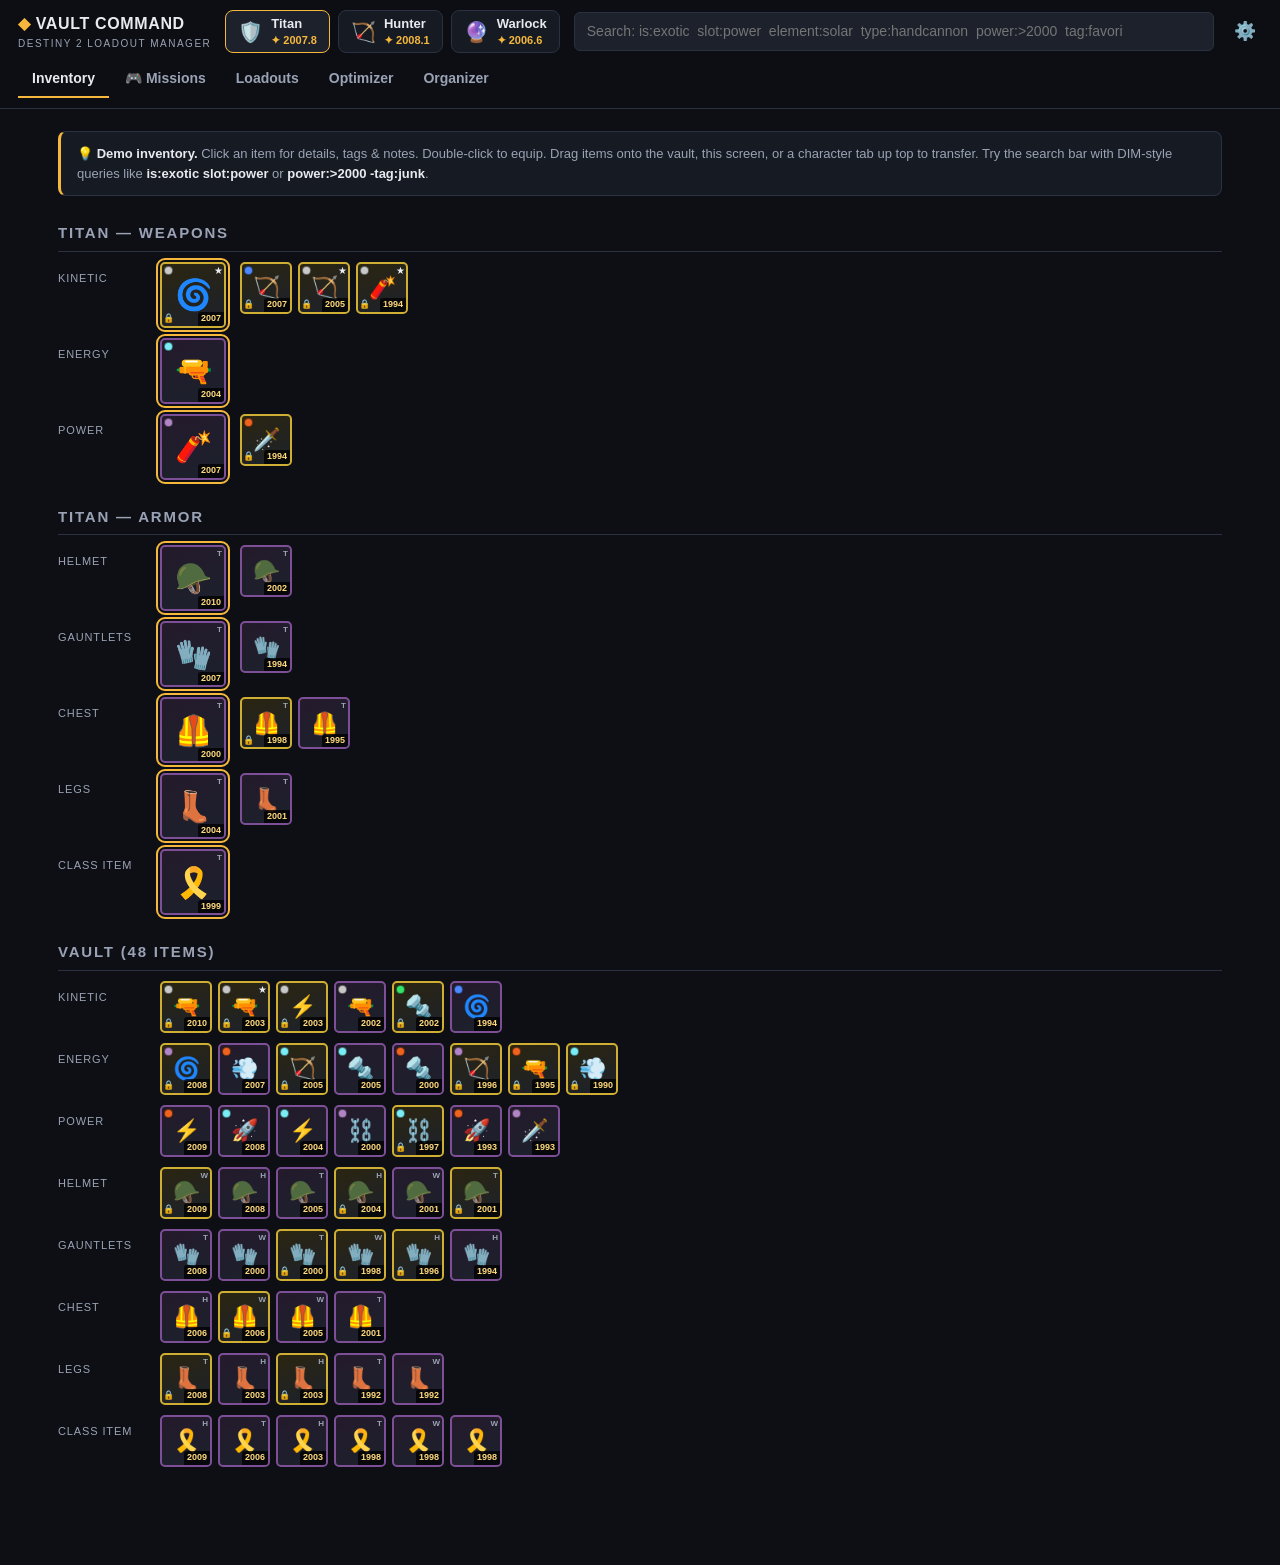
<file: index.html>
<!DOCTYPE html>
<html lang="en">
<head>
<meta charset="UTF-8">
<meta name="viewport" content="width=device-width, initial-scale=1.0">
<title>Vault Command — Destiny 2 Loadout Manager</title>
<style>
:root{
  --bg:#0d0f14; --panel:#161a22; --panel2:#1c212c; --line:#2a3140;
  --txt:#e8eaf0; --dim:#9aa3b5; --accent:#f5b83d; --good:#59d98c; --bad:#e5645f;
  --exotic:#ceae33; --legendary:#7c4f96; --rare:#5076a3;
}
*{box-sizing:border-box;margin:0;padding:0}
body{background:var(--bg);color:var(--txt);font:14px/1.5 -apple-system,BlinkMacSystemFont,"Segoe UI",Roboto,sans-serif;padding-bottom:80px}
button{font:inherit;color:inherit;background:none;border:none;cursor:pointer}
input,select,textarea{font:inherit;color:var(--txt);background:var(--panel2);border:1px solid var(--line);border-radius:6px;padding:6px 10px}
input:focus,select:focus,textarea:focus{outline:1px solid var(--accent)}
h2{font-size:15px;text-transform:uppercase;letter-spacing:.12em;color:var(--dim);margin:26px 0 10px;border-bottom:1px solid var(--line);padding-bottom:6px}
h3{font-size:14px;margin:14px 0 8px}
.btn{background:var(--panel2);border:1px solid var(--line);border-radius:6px;padding:7px 14px;font-weight:600}
.btn:hover{border-color:var(--accent)}
.btn.primary{background:var(--accent);color:#14100a;border-color:var(--accent)}
.btn.danger{border-color:#6b3a38;color:var(--bad)}
.btn.sm{padding:3px 9px;font-size:12px;font-weight:500}

/* header */
header{position:sticky;top:0;z-index:50;background:rgba(13,15,20,.95);backdrop-filter:blur(6px);border-bottom:1px solid var(--line);padding:10px 18px}
.hrow{display:flex;align-items:center;gap:14px;flex-wrap:wrap}
.brand{font-weight:800;font-size:16px;letter-spacing:.04em;white-space:nowrap}
.brand em{color:var(--accent);font-style:normal}
.brand small{display:block;font-size:10px;font-weight:500;color:var(--dim);letter-spacing:.15em;text-transform:uppercase}
#charTabs{display:flex;gap:8px}
.ctab{display:flex;align-items:center;gap:8px;background:var(--panel);border:1px solid var(--line);border-radius:8px;padding:5px 12px}
.ctab.active{border-color:var(--accent);background:var(--panel2)}
.ctab .em{font-size:20px}
.ctab .nm{font-weight:700;font-size:13px;text-align:left;line-height:1.2}
.ctab .pw{font-size:11px;color:var(--accent);font-weight:600}
.searchwrap{flex:1;min-width:220px;position:relative}
#searchBox{width:100%;padding:8px 90px 8px 12px}
#matchCount{position:absolute;right:10px;top:50%;transform:translateY(-50%);font-size:11px;color:var(--dim)}
nav{display:flex;gap:2px;margin-top:8px;overflow-x:auto}
nav .tab{padding:7px 14px;font-weight:600;color:var(--dim);border-bottom:2px solid transparent;white-space:nowrap}
nav .tab.active{color:var(--txt);border-color:var(--accent)}
.gear{font-size:18px;padding:6px}

main{max-width:1200px;margin:0 auto;padding:8px 18px}

/* item tiles */
.row{display:flex;gap:14px;align-items:flex-start;margin-bottom:10px}
.rowlabel{width:88px;flex-shrink:0;font-size:11px;color:var(--dim);text-transform:uppercase;letter-spacing:.08em;padding-top:8px}
.eqslot{flex-shrink:0}
.grid{display:flex;flex-wrap:wrap;gap:6px}
.item{position:relative;width:52px;height:52px;background:var(--panel2);border:2px solid var(--line);border-radius:5px;cursor:pointer;display:flex;align-items:center;justify-content:center;font-size:22px;user-select:none}
.item.big{width:66px;height:66px;font-size:30px}
.item:hover{transform:scale(1.06);z-index:2}
.item.t-Exotic{border-color:var(--exotic);background:linear-gradient(160deg,#2b2510,var(--panel2))}
.item.t-Legendary{border-color:var(--legendary);background:linear-gradient(160deg,#241a2c,var(--panel2))}
.item.t-Rare{border-color:var(--rare)}
.item.equipped{outline:2px solid var(--accent);outline-offset:2px}
.item.dimmed{opacity:.14;filter:grayscale(1)}
.item .pow{position:absolute;bottom:0;right:0;font-size:9px;font-weight:700;background:rgba(0,0,0,.75);padding:0 3px;border-radius:3px 0 3px 0;color:#ffd97a}
.item .el{position:absolute;top:2px;left:2px;width:9px;height:9px;border-radius:50%;border:1px solid rgba(0,0,0,.5)}
.item .tg{position:absolute;top:-1px;right:1px;font-size:10px}
.item .lk{position:absolute;bottom:0;left:1px;font-size:9px}
.item .cls{position:absolute;top:1px;right:2px;font-size:8px;font-weight:800;color:var(--dim)}
.emptyslot{width:66px;height:66px;border:2px dashed var(--line);border-radius:5px;display:flex;align-items:center;justify-content:center;color:var(--line);font-size:11px}
.dropzone.dragover{outline:2px dashed var(--accent);outline-offset:4px;border-radius:8px}

/* cards & chips */
.cards{display:grid;grid-template-columns:repeat(auto-fill,minmax(230px,1fr));gap:12px}
.card{background:var(--panel);border:1px solid var(--line);border-radius:10px;padding:14px}
.card.sel{border-color:var(--accent)}
.card h4{font-size:15px;display:flex;align-items:center;gap:8px}
.card .cat{font-size:10px;color:var(--dim);text-transform:uppercase;letter-spacing:.1em}
.card p{font-size:12px;color:var(--dim);margin:6px 0}
.chips{display:flex;flex-wrap:wrap;gap:5px;margin-top:8px}
.chip{font-size:10px;font-weight:600;padding:2px 8px;border-radius:20px;background:var(--panel2);border:1px solid var(--line);text-transform:uppercase;letter-spacing:.05em}
.chip.champ{border-color:#8a4b45;color:#f0a09b}
.chip.surge{border-color:#7a6a2e;color:#ffd97a}

/* stats */
.statrow{display:flex;align-items:center;gap:8px;margin:3px 0;font-size:12px}
.statrow .sn{width:80px;color:var(--dim)}
.statrow .bar{flex:1;height:8px;background:var(--panel2);border-radius:4px;overflow:hidden}
.statrow .bar i{display:block;height:100%;background:var(--accent)}
.statrow .sv{width:30px;text-align:right;font-weight:700}

/* overlay */
#overlay{position:fixed;inset:0;background:rgba(0,0,0,.68);display:none;align-items:flex-start;justify-content:center;z-index:100;overflow-y:auto;padding:40px 16px}
#overlay.show{display:flex}
.panel{background:var(--panel);border:1px solid var(--line);border-radius:12px;width:100%;max-width:460px;overflow:hidden}
.panel.wide{max-width:840px}
.phead{padding:14px 18px;border-bottom:1px solid var(--line)}
.phead.t-Exotic{background:linear-gradient(120deg,#3d3413,var(--panel))}
.phead.t-Legendary{background:linear-gradient(120deg,#31203d,var(--panel))}
.phead.t-Rare{background:linear-gradient(120deg,#1e2c3d,var(--panel))}
.phead h3{margin:0;font-size:18px}
.phead .sub{font-size:12px;color:var(--dim)}
.pbody{padding:16px 18px}
.actions{display:flex;flex-wrap:wrap;gap:8px;margin-top:14px}
.tagbtns{display:flex;gap:6px;margin-top:10px}
.tagbtns button{font-size:16px;padding:4px 8px;border:1px solid var(--line);border-radius:6px;opacity:.45}
.tagbtns button.on{opacity:1;border-color:var(--accent);background:var(--panel2)}
.perk{display:inline-block;font-size:11px;background:var(--panel2);border:1px solid var(--line);border-radius:12px;padding:2px 9px;margin:2px 3px 2px 0}

/* table */
table{width:100%;border-collapse:collapse;font-size:12px}
th,td{padding:6px 8px;text-align:left;border-bottom:1px solid var(--line)}
th{color:var(--dim);text-transform:uppercase;font-size:10px;letter-spacing:.08em;cursor:pointer;white-space:nowrap;user-select:none}
tr:hover td{background:var(--panel2)}
.tablewrap{overflow-x:auto;background:var(--panel);border:1px solid var(--line);border-radius:10px;padding:4px 10px 10px}
.bulkbar{display:flex;gap:8px;align-items:center;margin:10px 0;flex-wrap:wrap;font-size:12px;color:var(--dim)}

/* misc */
.banner{background:var(--panel);border:1px solid var(--line);border-left:3px solid var(--accent);border-radius:8px;padding:12px 16px;font-size:13px;color:var(--dim);margin:14px 0}
.banner b{color:var(--txt)}
#toast{position:fixed;bottom:22px;left:50%;transform:translateX(-50%);background:#242b38;border:1px solid var(--accent);padding:10px 20px;border-radius:8px;font-weight:600;display:none;z-index:200;max-width:90vw}
.flex{display:flex;gap:10px;align-items:center;flex-wrap:wrap}
.spread{justify-content:space-between}
.muted{color:var(--dim);font-size:12px}
.why{font-size:11px;color:var(--good);margin-top:3px}
.recblock{display:flex;gap:14px;align-items:flex-start;flex-wrap:wrap;margin-bottom:12px}
.recpick{width:150px}
.recpick .nm{font-size:12px;font-weight:700;margin-top:4px}
label.opt{display:flex;align-items:center;gap:8px;font-size:13px;margin:6px 0}
.field{margin:10px 0}
.field label{display:block;font-size:11px;color:var(--dim);text-transform:uppercase;letter-spacing:.08em;margin-bottom:4px}
.field select,.field input[type=text]{width:100%}
.tiers{display:flex;gap:4px;margin:8px 0}
.tierbox{background:var(--panel2);border:1px solid var(--line);border-radius:6px;padding:4px 8px;font-size:11px;text-align:center}
.tierbox b{display:block;font-size:15px;color:var(--accent)}
@media(max-width:640px){.rowlabel{width:58px;font-size:9px}.item{width:46px;height:46px;font-size:19px}.item.big,.emptyslot{width:56px;height:56px}}
</style>
</head>
<body>

<header>
  <div class="hrow">
    <div class="brand"><em>◆</em> VAULT COMMAND<small>Destiny 2 Loadout Manager</small></div>
    <div id="charTabs"></div>
    <div class="searchwrap">
      <input id="searchBox" type="text" placeholder='Search: is:exotic  slot:power  element:solar  type:handcannon  power:>2000  tag:favorite  -is:junk' autocomplete="off">
      <span id="matchCount"></span>
    </div>
    <button class="gear" data-act="settings" title="Settings">⚙️</button>
  </div>
  <nav id="navTabs"></nav>
</header>

<main id="view"></main>
<div id="overlay"></div>
<div id="toast"></div>
<input type="file" id="importFile" accept=".json" style="display:none">

<script>
'use strict';
/* ============================== constants ============================== */
const SLOTS=['kinetic','energy','power','helmet','gauntlets','chest','legs','classitem'];
const WEAPON_SLOTS=['kinetic','energy','power'];
const ARMOR_SLOTS=['helmet','gauntlets','chest','legs','classitem'];
const SLOT_LABEL={kinetic:'Kinetic',energy:'Energy',power:'Power',helmet:'Helmet',gauntlets:'Gauntlets',chest:'Chest',legs:'Legs',classitem:'Class Item'};
const STATS=['mobility','resilience','recovery','discipline','intellect','strength'];
const STAT_LABEL={mobility:'Mobility',resilience:'Resilience',recovery:'Recovery',discipline:'Discipline',intellect:'Intellect',strength:'Strength'};
const EL_COLOR={kinetic:'#c8c8c8',solar:'#f0631e',arc:'#7aecf3',void:'#b184c5',stasis:'#4d88ff',strand:'#35e366'};
const TAG_ICON={favorite:'★',keep:'🏷',infuse:'⚗',junk:'🗑',archive:'📦'};
const TYPE_ICON={'Hand Cannon':'🔫','Pulse Rifle':'🌀','Auto Rifle':'🔩','Scout Rifle':'🔭','Submachine Gun':'💨','Sidearm':'🔧','Bow':'🏹','Fusion Rifle':'☄️','Sniper Rifle':'🎯','Shotgun':'💥','Grenade Launcher':'🧨','Rocket Launcher':'🚀','Linear Fusion Rifle':'⚡','Machine Gun':'⛓️','Sword':'🗡️',helmet:'🪖',gauntlets:'🧤',chest:'🦺',legs:'👢',classitem:'🎗️'};
const CHAMPION_COUNTERS={barrier:['Auto Rifle','Pulse Rifle','Linear Fusion Rifle'],unstoppable:['Hand Cannon','Grenade Launcher','Scout Rifle'],overload:['Submachine Gun','Bow','Machine Gun']};
const ROLES={
 'boss-dps':{types:['Rocket Launcher','Linear Fusion Rifle','Grenade Launcher','Sword'],label:'Strong boss damage'},
 'add-clear':{types:['Machine Gun','Auto Rifle','Submachine Gun','Grenade Launcher','Bow'],label:'Excellent add clear'},
 'duel':{types:['Hand Cannon','Pulse Rifle','Submachine Gun','Auto Rifle','Sidearm'],label:'Strong in duels'},
 'pvp-heavy':{types:['Rocket Launcher','Sword','Machine Gun'],label:'High-value PvP heavy'},
 'ranged':{types:['Scout Rifle','Bow','Pulse Rifle','Linear Fusion Rifle'],label:'Safe damage at range'},
 'invader':{types:['Linear Fusion Rifle','Sniper Rifle','Rocket Launcher'],label:'Counters invaders / bank pushes'}
};
const CHARS=[
 {id:'c_titan',cls:'titan',name:'Titan',em:'🛡️'},
 {id:'c_hunter',cls:'hunter',name:'Hunter',em:'🏹'},
 {id:'c_warlock',cls:'warlock',name:'Warlock',em:'🔮'}
];
const ACTIVITIES=[
 {id:'vanguard',name:'Vanguard Ops',icon:'🎯',cat:'PvE · Playlist',desc:'Standard strike playlist. Speed and add clear win — bring your favorite blasters.',surges:['arc','solar'],champions:[],statW:{resilience:2,recovery:2,discipline:2,mobility:0,intellect:1,strength:1},roles:{energy:'add-clear',power:'add-clear'},focus:'Fast add clear & ability uptime'},
 {id:'nightfall',name:'Nightfall',icon:'💀',cat:'PvE · Endgame',desc:'Champions, modifiers and real damage. Match the surge and bring champion counters.',surges:['solar','void'],champions:['barrier','unstoppable'],statW:{resilience:3,recovery:2,discipline:1,mobility:0,intellect:1,strength:0},roles:{power:'boss-dps'},focus:'Survivability + champion control'},
 {id:'gm',name:'Grandmaster Nightfall',icon:'☠️',cat:'PvE · Pinnacle',desc:'Contest power, all champion types, instant deaths. Range and resilience are everything.',surges:['arc'],champions:['barrier','unstoppable','overload'],statW:{resilience:3,recovery:3,discipline:1,mobility:0,intellect:1,strength:0},roles:{kinetic:'ranged',power:'boss-dps'},focus:'Play at range, counter every champion'},
 {id:'raid',name:'Raid',icon:'🏛️',cat:'PvE · 6-player',desc:'Encounter mechanics and DPS phases. Heavy boss damage plus reliable add clear.',surges:[],champions:[],statW:{resilience:3,recovery:2,discipline:1,mobility:0,intellect:2,strength:0},roles:{power:'boss-dps',energy:'add-clear'},focus:'Boss DPS phases + super uptime'},
 {id:'dungeon',name:'Dungeon',icon:'🕳️',cat:'PvE · 3-player',desc:'Long solo-able encounters. Self-sufficiency, sustained DPS and recovery.',surges:[],champions:[],statW:{resilience:3,recovery:3,discipline:1,mobility:0,intellect:1,strength:0},roles:{power:'boss-dps',kinetic:'ranged'},focus:'Self-sufficiency & sustained DPS'},
 {id:'lostsector',name:'Expert Lost Sector',icon:'🧭',cat:'PvE · Solo',desc:'Solo champion hunting for exotics. Counter both champion types or wipe.',surges:['void'],champions:['barrier','overload'],statW:{resilience:3,recovery:3,discipline:1,mobility:0,intellect:0,strength:0},roles:{power:'boss-dps'},focus:'Solo survivability + champion counters'},
 {id:'onslaught',name:'Onslaught',icon:'🏰',cat:'PvE · Horde',desc:'50 waves of everything. Add clear above all, heavy for demolitions.',surges:['strand','arc'],champions:['unstoppable','overload'],statW:{resilience:2,recovery:2,discipline:3,mobility:0,intellect:1,strength:1},roles:{energy:'add-clear',power:'add-clear',kinetic:'add-clear'},focus:'Endless add clear & grenade uptime'},
 {id:'gambit',name:'Gambit',icon:'🐍',cat:'PvE/PvP · Hybrid',desc:'Bank motes, burn bosses, delete invaders. One gun for adds, one for players.',surges:[],champions:[],statW:{resilience:2,recovery:2,discipline:2,mobility:1,intellect:1,strength:0},roles:{energy:'add-clear',power:'invader',kinetic:'ranged'},focus:'Add clear + invader counter'},
 {id:'crucible',name:'Crucible',icon:'⚔️',cat:'PvP · Playlist',desc:'Player duels. TTK, handling and neutral game — leave the raid gear at home.',surges:[],champions:[],pvp:true,statW:{mobility:2,resilience:2,recovery:3,discipline:1,intellect:2,strength:0},roles:{kinetic:'duel',energy:'duel',power:'pvp-heavy'},focus:'Dueling weapons & fast recovery'},
 {id:'trials',name:'Trials of Osiris',icon:'🏆',cat:'PvP · Pinnacle',desc:'Sweaty 3v3 elimination. Your absolute best dueling kit, no experiments.',surges:[],champions:[],pvp:true,statW:{mobility:2,resilience:3,recovery:3,discipline:1,intellect:2,strength:0},roles:{kinetic:'duel',energy:'duel',power:'pvp-heavy'},focus:'Peak dueling loadout'}
];

/* ============================== demo data ============================== */
const ri=n=>Math.floor(Math.random()*n);
const pick=a=>a[ri(a.length)];
let _seq=1; const uid=()=>'i'+(_seq++)+'_'+Date.now().toString(36);

const WEAPON_DEFS=[
 // name, type, slot, element, tier, intrinsic champion counter
 ['Ace of Spades','Hand Cannon','kinetic','kinetic','Exotic',null],
 ['Fatebringer (Timelost)','Hand Cannon','kinetic','kinetic','Legendary',null],
 ['Midnight Coup','Hand Cannon','kinetic','kinetic','Legendary',null],
 ['Outbreak Perfected','Pulse Rifle','kinetic','kinetic','Exotic',null],
 ['The Messenger','Pulse Rifle','kinetic','kinetic','Legendary',null],
 ['Hung Jury SR4','Scout Rifle','kinetic','kinetic','Legendary',null],
 ['Wish-Ender','Bow','kinetic','kinetic','Exotic','barrier'],
 ['Witherhoard','Grenade Launcher','kinetic','kinetic','Exotic',null],
 ['Malfeasance','Hand Cannon','kinetic','kinetic','Exotic','unstoppable'],
 ['Arbalest','Linear Fusion Rifle','kinetic','kinetic','Exotic','barrier'],
 ['The Immortal','Submachine Gun','kinetic','strand','Legendary',null],
 ['Quicksilver Storm','Auto Rifle','kinetic','strand','Exotic',null],
 ['Verglas Curve','Bow','kinetic','stasis','Exotic',null],
 ['Syncopation-53','Pulse Rifle','kinetic','stasis','Legendary',null],
 ['Sunshot','Hand Cannon','energy','solar','Exotic',null],
 ['Riskrunner','Submachine Gun','energy','arc','Exotic',null],
 ['Trinity Ghoul','Bow','energy','arc','Exotic',null],
 ['Graviton Lance','Pulse Rifle','energy','void','Exotic',null],
 ['Le Monarque','Bow','energy','void','Exotic','overload'],
 ['Calus Mini-Tool','Submachine Gun','energy','solar','Legendary',null],
 ['IKELOS_SMG_v1.0.3','Submachine Gun','energy','arc','Legendary',null],
 ['Funnelweb','Submachine Gun','energy','void','Legendary',null],
 ['Forbearance','Grenade Launcher','energy','arc','Legendary',null],
 ['Ammit AR2','Auto Rifle','energy','solar','Legendary',null],
 ['Ros Arago IV','Auto Rifle','energy','arc','Legendary',null],
 ['Nation of Beasts','Hand Cannon','energy','arc','Legendary',null],
 ["Zealot's Reward",'Fusion Rifle','energy','void','Legendary',null],
 ['Gjallarhorn','Rocket Launcher','power','solar','Exotic',null],
 ['Apex Predator','Rocket Launcher','power','solar','Legendary',null],
 ['The Hothead','Rocket Launcher','power','arc','Legendary',null],
 ['Cataclysmic','Linear Fusion Rifle','power','solar','Legendary',null],
 ['Stormchaser','Linear Fusion Rifle','power','arc','Legendary',null],
 ['Taipan-4fr','Linear Fusion Rifle','power','void','Legendary',null],
 ['Thunderlord','Machine Gun','power','arc','Exotic',null],
 ['Commemoration','Machine Gun','power','void','Legendary',null],
 ['Retrofit Escapade','Machine Gun','power','void','Legendary',null],
 ['Falling Guillotine','Sword','power','void','Legendary',null],
 ['The Lament','Sword','power','solar','Exotic','barrier'],
 ['Regnant','Grenade Launcher','power','void','Legendary',null],
 ['Parasite','Grenade Launcher','power','strand','Exotic',null]
];
const PERKS=['Outlaw','Rampage','Kill Clip','Feeding Frenzy','Firefly','Explosive Payload','Rapid Hit','Frenzy','Demolitionist','Voltshot','Incandescent','Destabilizing Rounds','Bait and Switch','Vorpal Weapon','Envious Assassin','Reconstruction',"Fourth Time's the Charm",'Auto-Loading Holster','Subsistence','One for All'];
const MWS=['Range MW','Stability MW','Handling MW','Reload MW','Charge Time MW','Velocity MW'];
const ARMOR_SETS={
 titan:{sets:['Wild Hunt','Iron Truage','Prodigal Colossus','Crystocrene'],suffix:{helmet:'Helm',gauntlets:'Gauntlets',chest:'Plate',legs:'Greaves',classitem:'Mark'}},
 hunter:{sets:['Wild Hunt','Iron Fellowship','Prodigal Shade','Crystocrene'],suffix:{helmet:'Mask',gauntlets:'Grips',chest:'Vest',legs:'Strides',classitem:'Cloak'}},
 warlock:{sets:['Wild Hunt','Iron Remembrance','Prodigal Sage','Crystocrene'],suffix:{helmet:'Hood',gauntlets:'Gloves',chest:'Robes',legs:'Boots',classitem:'Bond'}}
};
const EXOTIC_ARMOR=[
 ['Loreley Splendor Helm','titan','helmet',['resilience','recovery']],
 ['Synthoceps','titan','gauntlets',['strength','resilience']],
 ['Heart of Inmost Light','titan','chest',['resilience','discipline']],
 ['Dunemarchers','titan','legs',['mobility','strength']],
 ["Assassin's Cowl",'hunter','helmet',['mobility','recovery']],
 ["Liar's Handshake",'hunter','gauntlets',['strength','mobility']],
 ["Gyrfalcon's Hauberk",'hunter','chest',['recovery','mobility']],
 ['Star-Eater Scales','hunter','legs',['intellect','mobility']],
 ['Crown of Tempests','warlock','helmet',['intellect','recovery']],
 ['Sunbracers','warlock','gauntlets',['strength','recovery']],
 ['Phoenix Protocol','warlock','chest',['intellect','recovery']],
 ['Transversive Steps','warlock','legs',['mobility','discipline']]
];
function genStats(spikes){
 const s={}; STATS.forEach(k=>s[k]=2+ri(9));
 spikes.forEach(k=>s[k]+=12+ri(11));
 return s;
}
function genDemo(){
 const items=[];
 const owners=['c_titan','c_hunter','c_warlock','vault','vault'];
 WEAPON_DEFS.forEach(def=>{
  const name=def[0],type=def[1],slot=def[2],element=def[3],tier=def[4],champ=def[5];
  items.push({id:uid(),name:name,itemType:'weapon',type:type,slot:slot,element:element,tier:tier,champ:champ,power:1990+ri(21),
   perks:[pick(PERKS),pick(PERKS)],mw:pick(MWS),owner:pick(owners),equipped:false,locked:tier==='Exotic',tag:null,notes:''});
 });
 CHARS.forEach(c=>{
  const cfg=ARMOR_SETS[c.cls];
  ARMOR_SLOTS.forEach(slot=>{
   for(let n=0;n<3;n++){
    const set=cfg.sets[(n+ri(2))%cfg.sets.length];
    items.push({id:uid(),name:set+' '+cfg.suffix[slot],itemType:'armor',type:SLOT_LABEL[slot],slot:slot,tier:'Legendary',
     classType:c.cls,power:1990+ri(21),stats:slot==='classitem'?null:genStats([pick(STATS),pick(STATS)]),
     owner:n===0?c.id:(n===1?pick([c.id,'vault']):'vault'),equipped:false,locked:false,tag:null,notes:''});
   }
  });
 });
 EXOTIC_ARMOR.forEach(def=>{
  const name=def[0],cls=def[1],slot=def[2],spikes=def[3];
  items.push({id:uid(),name:name,itemType:'armor',type:SLOT_LABEL[slot],slot:slot,tier:'Exotic',classType:cls,
   power:1995+ri(16),stats:genStats(spikes),owner:pick(['c_'+cls,'vault']),
   equipped:false,locked:true,tag:null,notes:''});
 });
 // guarantee every character can equip every slot
 CHARS.forEach(c=>{
  SLOTS.forEach(slot=>{
   const mine=items.filter(i=>i.slot===slot&&i.owner===c.id&&(i.itemType==='weapon'||i.classType===c.cls));
   if(!mine.length){
    const cand=items.find(i=>i.slot===slot&&i.owner==='vault'&&(i.itemType==='weapon'||i.classType===c.cls));
    if(cand){cand.owner=c.id;mine.push(cand);}
   }
   // prefer non-exotics for starting gear so the one-exotic rule holds
   if(mine.length){mine.sort((a,b)=>((a.tier==='Exotic')-(b.tier==='Exotic'))||b.power-a.power);mine[0].equipped=true;}
  });
 });
 // a few starter tags
 items.filter(i=>i.tier==='Exotic').slice(0,4).forEach(i=>i.tag='favorite');
 return items;
}

/* ============================== state ============================== */
const LS='vaultCommand.v1';
let state;
function save(){
 localStorage.setItem(LS,JSON.stringify({items:state.items,loadouts:state.loadouts,settings:state.settings,activeChar:state.activeChar}));
}
function initState(){
 state={items:[],loadouts:[],settings:{sort:'power',autoApply:false},activeChar:'c_titan',view:'inventory',q:'',
  selectedActivity:null,optWeights:{mobility:0,resilience:3,recovery:2,discipline:1,intellect:0,strength:0},
  optExotic:'',optResult:null,orgSel:new Set(),orgSort:{key:'power',dir:-1}};
 let saved=null;
 try{saved=JSON.parse(localStorage.getItem(LS));}catch(e){}
 if(saved&&Array.isArray(saved.items)&&saved.items.length){
  state.items=saved.items; state.loadouts=saved.loadouts||[];
  Object.assign(state.settings,saved.settings||{});
  state.activeChar=saved.activeChar||'c_titan';
 }else{
  state.items=genDemo(); save();
 }
}
const item=id=>state.items.find(i=>i.id===id);
const getChar=id=>CHARS.find(c=>c.id===id);
const cap=s=>s?s.charAt(0).toUpperCase()+s.slice(1):'';
const esc=s=>String(s==null?'':s).replace(/&/g,'&amp;').replace(/</g,'&lt;').replace(/>/g,'&gt;').replace(/"/g,'&quot;');

/* ============================== search language ============================== */
function tokenPred(t){
 const m=t.match(/^([a-z]+):(.+)$/);
 if(!m){
  return i=>((i.name+' '+i.type+' '+(i.perks||[]).join(' ')+' '+(i.notes||'')).toLowerCase().includes(t));
 }
 const k=m[1],v=m[2];
 switch(k){
  case 'is':
   switch(v){
    case 'weapon':return i=>i.itemType==='weapon';
    case 'armor':return i=>i.itemType==='armor';
    case 'exotic':return i=>i.tier==='Exotic';
    case 'legendary':return i=>i.tier==='Legendary';
    case 'rare':return i=>i.tier==='Rare';
    case 'locked':return i=>!!i.locked;
    case 'equipped':return i=>!!i.equipped;
    case 'tagged':return i=>!!i.tag;
    default:return function(){return false;};
   }
  case 'slot':return i=>i.slot===v;
  case 'type':return i=>i.type.toLowerCase().replace(/\s+/g,'')===v.replace(/\s+/g,'');
  case 'element':return i=>i.element===v;
  case 'class':return i=>i.classType===v;
  case 'tag':return v==='none'?(i=>!i.tag):(i=>i.tag===v);
  case 'perk':return i=>(i.perks||[]).join(' ').toLowerCase().includes(v);
  case 'name':return i=>i.name.toLowerCase().includes(v);
  case 'owner':{
   const map={vault:'vault',titan:'c_titan',hunter:'c_hunter',warlock:'c_warlock'};
   return i=>i.owner===(map[v]||v);
  }
  case 'power':{
   const pm=v.match(/^(>=|<=|>|<|=)?(\d+)$/);
   if(!pm)return function(){return false;};
   const op=pm[1]||'=',n=+pm[2];
   return i=>op==='>'?i.power>n:op==='<'?i.power<n:op==='>='?i.power>=n:op==='<='?i.power<=n:i.power===n;
  }
  default:return i=>((i.name+' '+i.type).toLowerCase().includes(t));
 }
}
function makeFilter(q){
 const preds=q.toLowerCase().split(/\s+/).filter(Boolean).map(t=>{
  let neg=false; if(t.startsWith('-')){neg=true;t=t.slice(1);}
  if(!t)return function(){return true;};
  const p=tokenPred(t);
  return neg?(i=>!p(i)):p;
 });
 if(!preds.length)return null;
 return i=>preds.every(p=>p(i));
}

/* ============================== core actions ============================== */
function bestReplacement(it){
 return state.items.filter(r=>r.owner===it.owner&&r.slot===it.slot&&!r.equipped&&r.id!==it.id
   &&(r.itemType==='weapon'||r.classType===getChar(it.owner).cls))
  .sort((a,b)=>b.power-a.power)[0]||null;
}
function moveItem(it,dest){
 if(typeof it==='string')it=item(it);
 if(!it||it.owner===dest)return true;
 if(dest!=='vault'){
  const c=getChar(dest);
  if(it.itemType==='armor'&&it.classType!==c.cls){toast(it.name+' can only be used by a '+cap(it.classType));return false;}
 }
 if(it.equipped){
  const rep=bestReplacement(it);
  if(!rep){toast('Cannot move '+it.name+' — nothing else to equip in that slot');return false;}
  it.equipped=false; rep.equipped=true;
 }
 it.owner=dest;
 return true;
}
function equipItem(it,charId){
 if(typeof it==='string')it=item(it);
 if(!it)return false;
 const c=getChar(charId);
 if(it.itemType==='armor'&&it.classType!==c.cls){toast(it.name+' is '+cap(it.classType)+'-only');return false;}
 if(it.owner!==charId&&!moveItem(it,charId))return false;
 state.items.forEach(o=>{if(o.owner===charId&&o.slot===it.slot&&o.equipped)o.equipped=false;});
 if(it.tier==='Exotic'){
  state.items.forEach(o=>{
   if(o.owner===charId&&o.equipped&&o.tier==='Exotic'&&o.itemType===it.itemType&&o.slot!==it.slot){
    o.equipped=false;
    const rep=state.items.filter(r=>r.owner===charId&&r.slot===o.slot&&!r.equipped&&r.tier!=='Exotic'&&r.id!==it.id)
      .sort((a,b)=>b.power-a.power)[0];
    if(rep)rep.equipped=true;
   }
  });
 }
 it.equipped=true;
 return true;
}
function applyLoadout(itemIds,charId,name){
 const c=getChar(charId);
 const list=itemIds.map(id=>item(id)).filter(Boolean)
  .filter(i=>i.itemType==='weapon'||i.classType===c.cls);
 list.forEach(i=>{if(i.owner!==charId)moveItem(i,charId);});
 list.forEach(i=>{if(i.owner===charId)equipItem(i,charId);});
 save();renderAll();
 toast('⚡ Equipped “'+name+'” on '+c.name);
}
function maxPower(charId){
 const c=getChar(charId);let t=0;
 SLOTS.forEach(s=>{
  const cand=state.items.filter(i=>i.slot===s&&(i.itemType==='weapon'||i.classType===c.cls));
  if(cand.length)t+=Math.max.apply(null,cand.map(i=>i.power));
 });
 return (t/8).toFixed(1);
}
function sortItems(arr){
 const s=state.settings.sort;
 return arr.slice().sort((a,b)=>{
  if(s==='name')return a.name.localeCompare(b.name);
  if(s==='tier'){const o={Exotic:0,Legendary:1,Rare:2};return(o[a.tier]-o[b.tier])||b.power-a.power;}
  return b.power-a.power;
 });
}

/* ============================== recommendation engine ============================== */
function scoreWeapon(w,act){
 let s=(w.power-1985)*1.5; const why=[];
 if(act.surges&&act.surges.indexOf(w.element)>=0){s+=30;why.push(cap(w.element)+' surge active (+25% dmg)');}
 if(act.champions&&act.champions.length){
  for(let x=0;x<act.champions.length;x++){
   const ch=act.champions[x];
   if(w.champ===ch){s+=45;why.push('Intrinsically stuns '+cap(ch)+' Champions');break;}
   if(CHAMPION_COUNTERS[ch].indexOf(w.type)>=0){s+=35;why.push('Counters '+cap(ch)+' Champions (seasonal mod)');break;}
  }
 }
 const role=act.roles&&act.roles[w.slot];
 if(role&&ROLES[role].types.indexOf(w.type)>=0){s+=25;why.push(ROLES[role].label);}
 if(w.tier==='Exotic')s+=10;
 if(w.tag==='favorite'){s+=15;why.push('Tagged ★ favorite');}
 if(w.tag==='junk')s-=200;
 if(w.tag==='archive')s-=100;
 return{s:s,why:why};
}
function armorScore(a,weights){
 let s=(a.power-1985)*0.6;
 if(a.stats)STATS.forEach(k=>s+=(a.stats[k]||0)*(weights[k]||0));
 if(a.tag==='favorite')s+=5;
 if(a.tag==='junk')s-=200;
 return s;
}
function optimizeArmor(cls,weights,requiredExoticId){
 const bySlot={};
 ARMOR_SLOTS.forEach(sl=>{
  bySlot[sl]=state.items.filter(i=>i.slot===sl&&i.classType===cls&&i.tag!=='junk')
   .map(i=>({i:i,sc:armorScore(i,weights)})).sort((a,b)=>b.sc-a.sc);
 });
 if(ARMOR_SLOTS.some(sl=>!bySlot[sl].length))return null;
 const bestLeg={},bestExo={};
 ARMOR_SLOTS.forEach(sl=>{
  bestLeg[sl]=bySlot[sl].find(x=>x.i.tier!=='Exotic')||null;
  bestExo[sl]=bySlot[sl].find(x=>x.i.tier==='Exotic')||null;
 });
 const combos=[];
 const req=requiredExoticId?item(requiredExoticId):null;
 if(req){
  if(ARMOR_SLOTS.every(sl=>sl===req.slot||bestLeg[sl])){
   combos.push(ARMOR_SLOTS.map(sl=>sl===req.slot?{i:req,sc:armorScore(req,weights)}:bestLeg[sl]));
  }
 }else{
  if(ARMOR_SLOTS.every(sl=>bestLeg[sl]))combos.push(ARMOR_SLOTS.map(sl=>bestLeg[sl]));
  ARMOR_SLOTS.forEach(exSl=>{
   if(bestExo[exSl]&&ARMOR_SLOTS.every(sl=>sl===exSl||bestLeg[sl]))
    combos.push(ARMOR_SLOTS.map(sl=>sl===exSl?bestExo[exSl]:bestLeg[sl]));
  });
 }
 if(!combos.length)return null;
 let best=combos[0],bestSum=-1e9;
 combos.forEach(c=>{const sum=c.reduce((t,x)=>t+x.sc,0);if(sum>bestSum){bestSum=sum;best=c;}});
 const totals={};STATS.forEach(k=>totals[k]=0);
 best.forEach(x=>{if(x.i.stats)STATS.forEach(k=>totals[k]+=x.i.stats[k]||0);});
 return{pieces:best.map(x=>x.i),totals:totals,score:bestSum};
}
function recommendLoadout(actId,charId){
 const act=ACTIVITIES.find(a=>a.id===actId);
 const c=getChar(charId);
 let weaponPicks=[];
 WEAPON_SLOTS.forEach(sl=>{
  const cands=state.items.filter(i=>i.itemType==='weapon'&&i.slot===sl);
  if(!cands.length)return;
  const scored=cands.map(w=>{const r=scoreWeapon(w,act);return{w:w,s:r.s,why:r.why};}).sort((a,b)=>b.s-a.s);
  weaponPicks.push(scored[0]);
 });
 // enforce one exotic weapon: keep the highest-scored exotic, swap the rest
 const exos=weaponPicks.filter(p=>p.w.tier==='Exotic').sort((a,b)=>b.s-a.s);
 for(let n=1;n<exos.length;n++){
  const p=exos[n];
  const alt=state.items.filter(i=>i.itemType==='weapon'&&i.slot===p.w.slot&&i.tier!=='Exotic')
   .map(w=>{const r=scoreWeapon(w,act);return{w:w,s:r.s,why:r.why};}).sort((a,b)=>b.s-a.s)[0];
  if(alt){const idx=weaponPicks.indexOf(p);weaponPicks[idx]=alt;alt.why.push('Swapped in (one exotic weapon max)');}
 }
 const armor=optimizeArmor(c.cls,act.statW,null);
 const armorPicks=armor?armor.pieces.map(a=>{
  const why=[];
  if(a.stats){
   const top=STATS.filter(k=>act.statW[k]>0).sort((x,y)=>(a.stats[y]||0)-(a.stats[x]||0)).slice(0,2)
    .map(k=>STAT_LABEL[k]+' '+a.stats[k]);
   if(top.length)why.push(top.join(' · '));
  }
  if(a.tier==='Exotic')why.push('Best-in-slot exotic for this stat spread');
  return{w:a,why:why};
 }):[];
 const ids=weaponPicks.map(p=>p.w.id).concat(armorPicks.map(p=>p.w.id));
 return{act:act,char:c,weaponPicks:weaponPicks,armorPicks:armorPicks,totals:armor?armor.totals:null,ids:ids};
}

/* ============================== rendering ============================== */
function tileHTML(it,big,flt){
 const dim=flt&&!flt(it)?' dimmed':'';
 const icon=TYPE_ICON[it.itemType==='weapon'?it.type:it.slot]||'❓';
 const el=it.element?'<span class="el" style="background:'+EL_COLOR[it.element]+'"></span>':'';
 const tag=it.tag?'<span class="tg">'+TAG_ICON[it.tag]+'</span>':'';
 const lk=it.locked?'<span class="lk">🔒</span>':'';
 const cls=it.itemType==='armor'?'<span class="cls">'+it.classType.charAt(0).toUpperCase()+'</span>':'';
 const title=it.name+' — '+it.tier+' '+it.type+' ('+it.power+')'+(it.perks?' · '+it.perks.join(', '):'');
 return '<div class="item t-'+it.tier+(big?' big':'')+(it.equipped?' equipped':'')+dim+'" draggable="true" data-id="'+it.id+'" title="'+esc(title)+'">'
  +icon+'<span class="pow">'+it.power+'</span>'+el+tag+lk+cls+'</div>';
}
function invRow(charId,slot,flt){
 const c=getChar(charId);
 const mine=state.items.filter(i=>i.owner===charId&&i.slot===slot&&(i.itemType==='weapon'||i.classType===c.cls));
 const eq=mine.find(i=>i.equipped);
 const rest=sortItems(mine.filter(i=>!i.equipped));
 return '<div class="row"><div class="rowlabel">'+SLOT_LABEL[slot]+'</div>'
  +'<div class="eqslot">'+(eq?tileHTML(eq,true,flt):'<div class="emptyslot">empty</div>')+'</div>'
  +'<div class="grid">'+rest.map(i=>tileHTML(i,false,flt)).join('')+'</div></div>';
}
function renderInventory(){
 const flt=makeFilter(state.q);
 const cid=state.activeChar;
 let h='<div class="banner">💡 <b>Demo inventory.</b> Click an item for details, tags &amp; notes. Double-click to equip. Drag items onto the vault, this screen, or a character tab up top to transfer. Try the search bar with DIM-style queries like <b>is:exotic slot:power</b> or <b>power:&gt;2000 -tag:junk</b>.</div>';
 h+='<div class="dropzone" data-drop="'+cid+'"><h2>'+getChar(cid).name+' — Weapons</h2>';
 WEAPON_SLOTS.forEach(s=>h+=invRow(cid,s,flt));
 h+='<h2>'+getChar(cid).name+' — Armor</h2>';
 ARMOR_SLOTS.forEach(s=>h+=invRow(cid,s,flt));
 h+='</div>';
 const vault=state.items.filter(i=>i.owner==='vault');
 h+='<div class="dropzone" data-drop="vault"><h2>Vault ('+vault.length+' items)</h2>';
 SLOTS.forEach(s=>{
  const its=sortItems(vault.filter(i=>i.slot===s));
  if(!its.length)return;
  h+='<div class="row"><div class="rowlabel">'+SLOT_LABEL[s]+'</div><div class="grid">'+its.map(i=>tileHTML(i,false,flt)).join('')+'</div></div>';
 });
 h+='</div>';
 return h;
}
function loadoutCard(l){
 const its=l.items.map(id=>item(id)).filter(Boolean);
 return '<div class="card"><h4>'+esc(l.name)+'</h4><div class="cat">'+cap(l.classType)+' · '+its.length+' items</div>'
  +'<div class="grid" style="margin-top:8px">'+its.map(i=>tileHTML(i,false,null)).join('')+'</div>'
  +'<div class="actions"><button class="btn sm primary" data-act="applyLoadout" data-id="'+l.id+'">Equip</button>'
  +'<button class="btn sm" data-act="editLoadout" data-id="'+l.id+'">Edit</button>'
  +'<button class="btn sm danger" data-act="delLoadout" data-id="'+l.id+'">Delete</button></div></div>';
}
function renderLoadouts(){
 let h='<div class="flex spread" style="margin-top:16px"><h2 style="margin:0;border:0">Loadouts</h2>'
  +'<div class="flex"><button class="btn" data-act="saveEquipped">＋ Save current equipment</button>'
  +'<button class="btn primary" data-act="newLoadout">＋ New loadout</button></div></div>';
 if(!state.loadouts.length)h+='<div class="banner">No loadouts yet. Save your current equipment, build one by hand, or generate one from the <b>Missions</b> tab.</div>';
 h+='<div class="cards" style="margin-top:12px">'+state.loadouts.map(loadoutCard).join('')+'</div>';
 return h;
}
function statBars(totals,weights){
 return STATS.map(k=>{
  const v=totals[k]||0;
  return '<div class="statrow"><span class="sn">'+STAT_LABEL[k]+(weights&&weights[k]?' ×'+weights[k]:'')+'</span>'
   +'<span class="bar"><i style="width:'+Math.min(100,v)+'%"></i></span><span class="sv">'+v+'</span></div>';
 }).join('');
}
function tierBoxes(totals){
 return '<div class="tiers">'+STATS.map(k=>'<div class="tierbox"><b>T'+Math.min(10,Math.floor((totals[k]||0)/10))+'</b>'+STAT_LABEL[k].slice(0,3)+'</div>').join('')+'</div>';
}
function renderOptimizer(){
 const c=getChar(state.activeChar);
 const exotics=state.items.filter(i=>i.itemType==='armor'&&i.tier==='Exotic'&&i.classType===c.cls);
 let h='<h2>Loadout Optimizer — '+c.name+'</h2>'
  +'<div class="banner">Pick an exotic (or let the optimizer choose) and weight the stats you care about. It searches every owned armor combination for this class — vault included — and respects the one-exotic rule.</div>'
  +'<div class="card" style="max-width:520px">'
  +'<div class="field"><label>Exotic armor</label><select data-chg="optExotic"><option value="">— Optimizer chooses —</option>'
  +exotics.map(e=>'<option value="'+e.id+'"'+(state.optExotic===e.id?' selected':'')+'>'+esc(e.name)+' ('+SLOT_LABEL[e.slot]+')</option>').join('')
  +'</select></div>'
  +STATS.map(k=>'<div class="field"><label>'+STAT_LABEL[k]+' priority</label><select data-chg="optW" data-stat="'+k+'">'
   +[0,1,2,3].map(n=>'<option value="'+n+'"'+(state.optWeights[k]===n?' selected':'')+'>'+['Ignore','Low','Medium','High'][n]+'</option>').join('')+'</select></div>').join('')
  +'<div class="actions"><button class="btn primary" data-act="optimize">⚙ Optimize</button></div></div>';
 if(state.optResult){
  const r=state.optResult;
  h+='<h2>Best build found</h2><div class="card"><div class="recblock">'
   +r.pieces.map(p=>'<div class="recpick">'+tileHTML(p,true,null)+'<div class="nm">'+esc(p.name)+'</div></div>').join('')
   +'</div>'+tierBoxes(r.totals)+statBars(r.totals,state.optWeights)
   +'<div class="actions"><button class="btn primary" data-act="applyOpt">Equip on '+c.name+'</button>'
   +'<button class="btn" data-act="saveOpt">Save as loadout</button></div></div>';
 }
 return h;
}
function renderMissions(){
 const c=getChar(state.activeChar);
 let h='<h2>Mission Control</h2>'
  +'<div class="banner">🎮 <b>Select a mission and Vault Command builds the best-fit loadout automatically</b> — matching elemental surges, champion counters, activity roles and the ideal stat spread from everything you own. Turn on auto-equip and selecting a mission instantly changes your equipped gear.</div>'
  +'<label class="opt"><input type="checkbox" data-chg="autoApply"'+(state.settings.autoApply?' checked':'')+'> <b>Auto-equip on mission select</b> <span class="muted">(applies to '+c.name+' the moment you pick an activity)</span></label>'
  +'<div class="cards" style="margin-top:12px">';
 ACTIVITIES.forEach(a=>{
  h+='<div class="card'+(state.selectedActivity===a.id?' sel':'')+'" data-act="selectAct" data-id="'+a.id+'" style="cursor:pointer">'
   +'<h4>'+a.icon+' '+a.name+'</h4><div class="cat">'+a.cat+'</div><p>'+a.desc+'</p><div class="chips">'
   +(a.surges||[]).map(s=>'<span class="chip surge">'+cap(s)+' surge</span>').join('')
   +(a.champions||[]).map(ch=>'<span class="chip champ">'+cap(ch)+'</span>').join('')
   +'<span class="chip">'+a.focus+'</span></div></div>';
 });
 h+='</div>';
 if(state.selectedActivity){
  const rec=recommendLoadout(state.selectedActivity,state.activeChar);
  const pickHTML=p=>'<div class="recpick">'+tileHTML(p.w,true,null)+'<div class="nm">'+esc(p.w.name)+'</div>'
   +p.why.map(w=>'<div class="why">✓ '+esc(w)+'</div>').join('')+'</div>';
  h+='<h2>'+rec.act.icon+' Recommended loadout · '+rec.act.name+' · '+rec.char.name+'</h2>'
   +'<div class="card"><h3>Weapons</h3><div class="recblock">'+rec.weaponPicks.map(pickHTML).join('')+'</div>'
   +'<h3>Armor</h3><div class="recblock">'+rec.armorPicks.map(pickHTML).join('')+'</div>'
   +(rec.totals?tierBoxes(rec.totals)+statBars(rec.totals,rec.act.statW):'')
   +'<div class="actions"><button class="btn primary" data-act="applyRec">⚡ Equip this loadout</button>'
   +'<button class="btn" data-act="saveRec">Save as loadout</button></div>'
   +'<p class="muted" style="margin-top:10px">With a linked Bungie account this equips on your real characters in-game (from orbit or social spaces — Destiny blocks most equipment changes mid-activity).</p></div>';
 }
 return h;
}
function renderOrganizer(){
 const flt=makeFilter(state.q);
 let its=state.items.filter(i=>!flt||flt(i));
 const key=state.orgSort.key,dir=state.orgSort.dir;
 its=its.slice().sort((a,b)=>{
  let va=a[key],vb=b[key];
  if(key==='owner'){va=a.owner==='vault'?'Vault':getChar(a.owner).name;vb=b.owner==='vault'?'Vault':getChar(b.owner).name;}
  if(typeof va==='string'||typeof vb==='string')return dir*String(va||'').localeCompare(String(vb||''));
  return dir*((va||0)-(vb||0));
 });
 const selN=state.orgSel.size;
 let h='<h2>Organizer — '+its.length+' items</h2>'
  +'<div class="bulkbar"><span>'+(selN?selN+' selected:':'Select items for bulk actions')+'</span>'
  +(selN?['favorite','keep','infuse','junk','archive'].map(t=>'<button class="btn sm" data-act="bulkTag" data-v="'+t+'">'+TAG_ICON[t]+' '+cap(t)+'</button>').join('')
   +'<button class="btn sm" data-act="bulkTag" data-v="">Clear tag</button>'
   +'<button class="btn sm" data-act="bulkLock">🔒 Lock/Unlock</button>'
   +'<button class="btn sm" data-act="bulkVault">📦 To vault</button>'
   +'<button class="btn sm" data-act="bulkClear">✕ Deselect</button>':'')
  +'</div><div class="tablewrap"><table><thead><tr><th></th>'
  +[['name','Name'],['tier','Tier'],['type','Type'],['element','Element'],['power','Power'],['owner','Owner'],['tag','Tag'],['locked','🔒'],['notes','Notes']]
   .map(kl=>'<th data-act="sortOrg" data-key="'+kl[0]+'">'+kl[1]+(key===kl[0]?(dir>0?' ▲':' ▼'):'')+'</th>').join('')
  +'</tr></thead><tbody>';
 its.forEach(i=>{
  h+='<tr><td><input type="checkbox" data-chg="orgSel" data-id="'+i.id+'"'+(state.orgSel.has(i.id)?' checked':'')+'></td>'
   +'<td><a href="#" data-act="openItem" data-id="'+i.id+'" style="color:'+(i.tier==='Exotic'?'var(--exotic)':i.tier==='Legendary'?'#c79ce0':'var(--txt)')+'">'+esc(i.name)+'</a></td>'
   +'<td>'+i.tier+'</td><td>'+i.type+'</td><td>'+(i.element?cap(i.element):'—')+'</td><td>'+i.power+'</td>'
   +'<td>'+(i.owner==='vault'?'Vault':getChar(i.owner).name)+(i.equipped?' ⚡':'')+'</td>'
   +'<td>'+(i.tag?TAG_ICON[i.tag]+' '+cap(i.tag):'—')+'</td><td>'+(i.locked?'🔒':'')+'</td>'
   +'<td class="muted">'+esc(i.notes||'')+'</td></tr>';
 });
 h+='</tbody></table></div>';
 return h;
}
function renderChars(){
 document.getElementById('charTabs').innerHTML=CHARS.map(c=>
  '<button class="ctab dropzone'+(state.activeChar===c.id?' active':'')+'" data-act="char" data-id="'+c.id+'" data-drop="'+c.id+'">'
  +'<span class="em">'+c.em+'</span><span class="nm">'+c.name+'<br><span class="pw">✦ '+maxPower(c.id)+'</span></span></button>').join('');
}
function renderNav(){
 const tabs=[['inventory','Inventory'],['missions','🎮 Missions'],['loadouts','Loadouts'],['optimizer','Optimizer'],['organizer','Organizer']];
 document.getElementById('navTabs').innerHTML=tabs.map(t=>
  '<button class="tab'+(state.view===t[0]?' active':'')+'" data-act="view" data-v="'+t[0]+'">'+t[1]+'</button>').join('');
}
function renderView(){
 const map={inventory:renderInventory,loadouts:renderLoadouts,optimizer:renderOptimizer,missions:renderMissions,organizer:renderOrganizer};
 document.getElementById('view').innerHTML=map[state.view]();
 const flt=makeFilter(state.q);
 document.getElementById('matchCount').textContent=flt?state.items.filter(flt).length+' match':'';
}
function renderAll(){renderChars();renderNav();renderView();}

/* ============================== modals ============================== */
const overlay=document.getElementById('overlay');
function openModal(html){overlay.innerHTML=html;overlay.classList.add('show');}
function closeModal(){overlay.classList.remove('show');overlay.innerHTML='';}
function openItem(id){
 const it=item(id);if(!it)return;
 const owner=it.owner==='vault'?'Vault':getChar(it.owner).name;
 let body='';
 if(it.itemType==='weapon'){
  body='<div style="margin:8px 0">'+(it.perks||[]).map(p=>'<span class="perk">'+esc(p)+'</span>').join('')
   +(it.mw?'<span class="perk" style="border-color:var(--exotic)">✦ '+esc(it.mw)+'</span>':'')+'</div>';
  if(it.champ)body+='<p class="muted">Intrinsic: stuns '+cap(it.champ)+' Champions</p>';
 }else if(it.stats){
  body=statBars(it.stats,null);
 }
 const moveBtns=['vault','c_titan','c_hunter','c_warlock'].filter(d=>d!==it.owner)
  .filter(d=>d==='vault'||it.itemType==='weapon'||getChar(d).cls===it.classType)
  .map(d=>'<button class="btn sm" data-act="move" data-id="'+it.id+'" data-to="'+d+'">→ '+(d==='vault'?'Vault':getChar(d).name)+'</button>').join('');
 openModal('<div class="panel"><div class="phead t-'+it.tier+'"><div class="flex spread"><div><h3>'+esc(it.name)+'</h3>'
  +'<div class="sub">'+it.tier+' '+esc(it.type)+(it.element?' · '+cap(it.element):'')+(it.classType?' · '+cap(it.classType):'')+' · ✦ '+it.power+' · '+owner+(it.equipped?' (equipped)':'')+'</div></div>'
  +'<button data-act="close" style="font-size:18px">✕</button></div></div>'
  +'<div class="pbody">'+body
  +'<div class="tagbtns">'+Object.keys(TAG_ICON).map(t=>'<button class="'+(it.tag===t?'on':'')+'" data-act="tag" data-id="'+it.id+'" data-v="'+t+'" title="'+cap(t)+'">'+TAG_ICON[t]+'</button>').join('')+'</div>'
  +'<div class="field" style="margin-top:12px"><label>Notes</label><textarea data-chg="notes" data-id="'+it.id+'" rows="2" style="width:100%" placeholder="e.g. god roll, keep for GM">'+esc(it.notes||'')+'</textarea></div>'
  +'<div class="actions"><button class="btn primary sm" data-act="equip" data-id="'+it.id+'">⚡ Equip on '+getChar(state.activeChar).name+'</button>'
  +moveBtns
  +'<button class="btn sm" data-act="lock" data-id="'+it.id+'">'+(it.locked?'🔓 Unlock':'🔒 Lock')+'</button>'
  +'<button class="btn sm" data-act="compare" data-id="'+it.id+'">⚖ Compare</button></div>'
  +'</div></div>');
}
function openCompare(id){
 const it=item(id);
 const peers=state.items.filter(p=>it.itemType==='weapon'?(p.itemType==='weapon'&&p.type===it.type)
  :(p.itemType==='armor'&&p.slot===it.slot&&p.classType===it.classType)).sort((a,b)=>b.power-a.power);
 let head,rows;
 if(it.itemType==='weapon'){
  head='<tr><th>Name</th><th>Tier</th><th>Element</th><th>Power</th><th>Perks</th><th>Owner</th></tr>';
  rows=peers.map(p=>'<tr'+(p.id===id?' style="outline:1px solid var(--accent)"':'')+'><td>'+esc(p.name)+'</td><td>'+p.tier+'</td><td>'+cap(p.element)+'</td><td>'+p.power+'</td><td>'+esc((p.perks||[]).join(', '))+'</td><td>'+(p.owner==='vault'?'Vault':getChar(p.owner).name)+'</td></tr>').join('');
 }else{
  const maxes={};STATS.forEach(k=>maxes[k]=Math.max.apply(null,peers.map(p=>p.stats?p.stats[k]||0:0)));
  head='<tr><th>Name</th><th>Tier</th><th>Power</th>'+STATS.map(k=>'<th>'+STAT_LABEL[k].slice(0,3)+'</th>').join('')+'<th>Total</th></tr>';
  rows=peers.map(p=>{
   const tot=p.stats?STATS.reduce((t,k)=>t+(p.stats[k]||0),0):0;
   return '<tr'+(p.id===id?' style="outline:1px solid var(--accent)"':'')+'><td>'+esc(p.name)+'</td><td>'+p.tier+'</td><td>'+p.power+'</td>'
    +STATS.map(k=>{const v=p.stats?p.stats[k]||0:0;return '<td style="'+(v&&v===maxes[k]?'color:var(--good);font-weight:700':'')+'">'+v+'</td>';}).join('')
    +'<td><b>'+tot+'</b></td></tr>';}).join('');
 }
 openModal('<div class="panel wide"><div class="phead"><div class="flex spread"><h3>⚖ Compare — '+esc(it.itemType==='weapon'?it.type:cap(it.classType)+' '+SLOT_LABEL[it.slot])+'</h3><button data-act="close" style="font-size:18px">✕</button></div></div>'
  +'<div class="pbody"><div style="overflow-x:auto"><table><thead>'+head+'</thead><tbody>'+rows+'</tbody></table></div></div></div>');
}
function loadoutSlotField(sl,cls,curId){
 const opts=state.items.filter(i=>i.slot===sl&&(i.itemType==='weapon'||i.classType===cls))
  .sort((a,b)=>b.power-a.power)
  .map(i=>'<option value="'+i.id+'"'+(curId===i.id?' selected':'')+'>'+esc(i.name)+' ('+i.power+')</option>').join('');
 return '<div class="field"><label>'+SLOT_LABEL[sl]+'</label><select data-lslot="'+sl+'"><option value="">— skip —</option>'+opts+'</select></div>';
}
function openLoadoutEditor(lid){
 const l=lid?state.loadouts.find(x=>x.id===lid):null;
 const cls=l?l.classType:getChar(state.activeChar).cls;
 const cur={};(l?l.items:[]).forEach(id=>{const i=item(id);if(i)cur[i.slot]=i.id;});
 openModal('<div class="panel"><div class="phead"><div class="flex spread"><h3>'+(l?'Edit':'New')+' loadout</h3><button data-act="close" style="font-size:18px">✕</button></div></div>'
  +'<div class="pbody"><div class="field"><label>Name</label><input type="text" id="loName" value="'+esc(l?l.name:'')+'" placeholder="e.g. GM Solar Titan"></div>'
  +'<div class="field"><label>Class</label><select id="loClass" data-chg="loClass">'+CHARS.map(c=>'<option value="'+c.cls+'"'+(cls===c.cls?' selected':'')+'>'+c.name+'</option>').join('')+'</select></div>'
  +'<div id="loSlots">'+SLOTS.map(sl=>loadoutSlotField(sl,cls,cur[sl])).join('')+'</div>'
  +'<div class="actions"><button class="btn primary" data-act="saveLoadoutForm" data-id="'+(l?l.id:'')+'">Save loadout</button></div></div></div>');
}
function rebuildLoadoutSlots(){
 const cls=document.getElementById('loClass').value;
 document.getElementById('loSlots').innerHTML=SLOTS.map(sl=>loadoutSlotField(sl,cls,null)).join('');
}
function openSettings(){
 openModal('<div class="panel"><div class="phead"><div class="flex spread"><h3>⚙ Settings</h3><button data-act="close" style="font-size:18px">✕</button></div></div>'
  +'<div class="pbody">'
  +'<div class="field"><label>Item sort order</label><select data-chg="setSort">'
  +[['power','Power (high → low)'],['name','Name (A → Z)'],['tier','Rarity, then power']]
   .map(o=>'<option value="'+o[0]+'"'+(state.settings.sort===o[0]?' selected':'')+'>'+o[1]+'</option>').join('')+'</select></div>'
  +'<label class="opt"><input type="checkbox" data-chg="autoApply"'+(state.settings.autoApply?' checked':'')+'> Auto-equip loadout when selecting a mission</label>'
  +'<h3 style="margin-top:18px">Backup</h3>'
  +'<div class="actions"><button class="btn sm" data-act="exportData">⬇ Export data (JSON)</button>'
  +'<button class="btn sm" data-act="importClick">⬆ Import backup</button>'
  +'<button class="btn sm danger" data-act="resetData">↺ Reset demo data</button></div>'
  +'<h3 style="margin-top:18px">Connect your real Bungie account</h3>'
  +'<p class="muted">This build runs on demo data so every feature works instantly. Live sync with your actual Destiny 2 characters works exactly like DIM: register an application at <b>bungie.net/en/Application</b> to get an API key + OAuth client, sign in with your Bungie account, and the app can then read your real inventory and equip/transfer items through the Bungie.net API. Everything here — search, loadouts, optimizer, mission auto-equip — is built to run on top of that once connected.</p>'
  +'</div></div>');
}
function toast(msg){
 const t=document.getElementById('toast');
 t.textContent=msg;t.style.display='block';
 clearTimeout(t._h);t._h=setTimeout(()=>{t.style.display='none';},2600);
}

/* ============================== events ============================== */
function selectActivity(id){
 state.selectedActivity=id;
 if(state.settings.autoApply){
  const rec=recommendLoadout(id,state.activeChar);
  applyLoadout(rec.ids,state.activeChar,rec.act.name+' auto-loadout');
 }
 renderView();
}
function handleAction(d){
 switch(d.act){
  case 'view':state.view=d.v;renderAll();break;
  case 'char':state.activeChar=d.id;save();renderAll();break;
  case 'settings':openSettings();break;
  case 'close':closeModal();break;
  case 'openItem':openItem(d.id);break;
  case 'equip':if(equipItem(d.id,state.activeChar)){save();closeModal();renderAll();toast('Equipped');}break;
  case 'move':if(moveItem(d.id,d.to)){save();closeModal();renderAll();toast('Transferred');}break;
  case 'lock':{const i=item(d.id);i.locked=!i.locked;save();openItem(d.id);renderView();break;}
  case 'tag':{const i=item(d.id);i.tag=i.tag===d.v?null:d.v;save();openItem(d.id);renderView();break;}
  case 'compare':openCompare(d.id);break;
  case 'newLoadout':openLoadoutEditor(null);break;
  case 'editLoadout':openLoadoutEditor(d.id);break;
  case 'delLoadout':state.loadouts=state.loadouts.filter(l=>l.id!==d.id);save();renderView();toast('Loadout deleted');break;
  case 'applyLoadout':{
   const l=state.loadouts.find(x=>x.id===d.id);
   const ch=CHARS.find(c=>c.cls===l.classType)||getChar(state.activeChar);
   state.activeChar=ch.id;
   applyLoadout(l.items,ch.id,l.name);break;}
  case 'saveEquipped':{
   const c=getChar(state.activeChar);
   const eq=state.items.filter(i=>i.owner===c.id&&i.equipped).map(i=>i.id);
   state.loadouts.push({id:uid(),name:c.name+' — current gear',classType:c.cls,items:eq});
   save();renderView();toast('Saved current equipment as loadout');break;}
  case 'saveLoadoutForm':{
   const name=document.getElementById('loName').value.trim()||'Unnamed loadout';
   const cls=document.getElementById('loClass').value;
   const ids=Array.prototype.slice.call(overlay.querySelectorAll('[data-lslot]')).map(s=>s.value).filter(Boolean);
   if(d.id){const l=state.loadouts.find(x=>x.id===d.id);l.name=name;l.classType=cls;l.items=ids;}
   else state.loadouts.push({id:uid(),name:name,classType:cls,items:ids});
   save();closeModal();state.view='loadouts';renderAll();toast('Loadout saved');break;}
  case 'optimize':{
   const c=getChar(state.activeChar);
   state.optResult=optimizeArmor(c.cls,state.optWeights,state.optExotic||null);
   if(!state.optResult)toast('Not enough armor for this class');
   renderView();break;}
  case 'applyOpt':applyLoadout(state.optResult.pieces.map(p=>p.id),state.activeChar,'Optimized build');break;
  case 'saveOpt':{
   const c=getChar(state.activeChar);
   state.loadouts.push({id:uid(),name:'Optimized '+c.name+' build',classType:c.cls,items:state.optResult.pieces.map(p=>p.id)});
   save();toast('Saved as loadout');break;}
  case 'selectAct':selectActivity(d.id);break;
  case 'applyRec':{
   const rec=recommendLoadout(state.selectedActivity,state.activeChar);
   applyLoadout(rec.ids,state.activeChar,rec.act.name+' loadout');break;}
  case 'saveRec':{
   const rec=recommendLoadout(state.selectedActivity,state.activeChar);
   state.loadouts.push({id:uid(),name:rec.act.name+' — '+rec.char.name,classType:rec.char.cls,items:rec.ids});
   save();toast('Saved as loadout');break;}
  case 'sortOrg':{
   if(state.orgSort.key===d.key)state.orgSort.dir*=-1;
   else state.orgSort={key:d.key,dir:d.key==='power'?-1:1};
   renderView();break;}
  case 'bulkTag':state.orgSel.forEach(id=>{const i=item(id);if(i)i.tag=d.v||null;});save();renderView();toast('Updated '+state.orgSel.size+' items');break;
  case 'bulkLock':{
   let any=false;state.orgSel.forEach(id=>{const i=item(id);if(i&&!i.locked)any=true;});
   state.orgSel.forEach(id=>{const i=item(id);if(i)i.locked=any;});save();renderView();break;}
  case 'bulkVault':{let n=0;state.orgSel.forEach(id=>{const i=item(id);if(i&&moveItem(i,'vault'))n++;});save();renderView();toast(n+' items sent to vault');break;}
  case 'bulkClear':state.orgSel.clear();renderView();break;
  case 'exportData':{
   const blob=new Blob([JSON.stringify({items:state.items,loadouts:state.loadouts,settings:state.settings},null,1)],{type:'application/json'});
   const a=document.createElement('a');a.href=URL.createObjectURL(blob);a.download='vault-command-backup.json';a.click();break;}
  case 'importClick':document.getElementById('importFile').click();break;
  case 'resetData':
   if(confirm('Reset all items, tags, notes and loadouts back to fresh demo data?')){
    localStorage.removeItem(LS);initState();closeModal();renderAll();toast('Demo data reset');
   }break;
 }
}
document.addEventListener('click',e=>{
 const el=e.target.closest('[data-act]');
 if(el){e.preventDefault();handleAction(el.dataset);return;}
 if(e.target===overlay){closeModal();return;}
 const tile=e.target.closest('.item[data-id]');
 if(tile)openItem(tile.dataset.id);
});
document.addEventListener('dblclick',e=>{
 const tile=e.target.closest('.item[data-id]');
 if(tile){if(equipItem(tile.dataset.id,state.activeChar)){save();renderAll();toast('Equipped');}}
});
document.addEventListener('change',e=>{
 const el=e.target,c=el.dataset.chg;
 if(!c){
  if(el.id==='importFile'&&el.files[0]){
   const fr=new FileReader();
   fr.onload=()=>{try{
    const d=JSON.parse(fr.result);
    if(!Array.isArray(d.items))throw new Error('bad');
    state.items=d.items;state.loadouts=d.loadouts||[];Object.assign(state.settings,d.settings||{});
    save();closeModal();renderAll();toast('Backup imported');
   }catch(err){toast('Invalid backup file');}};
   fr.readAsText(el.files[0]);el.value='';
  }
  return;
 }
 switch(c){
  case 'notes':{const i=item(el.dataset.id);if(i){i.notes=el.value;save();}break;}
  case 'setSort':state.settings.sort=el.value;save();renderView();break;
  case 'autoApply':
   state.settings.autoApply=el.checked;save();
   if(el.checked&&state.selectedActivity&&state.view==='missions'){
    const rec=recommendLoadout(state.selectedActivity,state.activeChar);
    applyLoadout(rec.ids,state.activeChar,rec.act.name+' auto-loadout');
   }break;
  case 'optExotic':state.optExotic=el.value;break;
  case 'optW':state.optWeights[el.dataset.stat]=+el.value;break;
  case 'loClass':rebuildLoadoutSlots();break;
  case 'orgSel':if(el.checked)state.orgSel.add(el.dataset.id);else state.orgSel.delete(el.dataset.id);renderView();break;
 }
});
document.getElementById('searchBox').addEventListener('input',e=>{state.q=e.target.value;renderView();});
document.addEventListener('keydown',e=>{
 if(e.key==='/'&&document.activeElement.tagName!=='INPUT'&&document.activeElement.tagName!=='TEXTAREA'){
  e.preventDefault();document.getElementById('searchBox').focus();
 }
 if(e.key==='Escape')closeModal();
});
/* drag & drop */
document.addEventListener('dragstart',e=>{
 const tile=e.target.closest('.item[data-id]');
 if(tile)e.dataTransfer.setData('text/plain',tile.dataset.id);
});
document.addEventListener('dragover',e=>{
 const z=e.target.closest('[data-drop]');
 if(z){e.preventDefault();z.classList.add('dragover');}
});
document.addEventListener('dragleave',e=>{
 const z=e.target.closest('[data-drop]');
 if(z)z.classList.remove('dragover');
});
document.addEventListener('drop',e=>{
 const z=e.target.closest('[data-drop]');
 if(!z)return;
 e.preventDefault();z.classList.remove('dragover');
 const id=e.dataTransfer.getData('text/plain');
 if(id&&moveItem(id,z.dataset.drop)){save();renderAll();toast('Transferred');}
});

initState();
renderAll();
</script>
</body>
</html>
</file>
